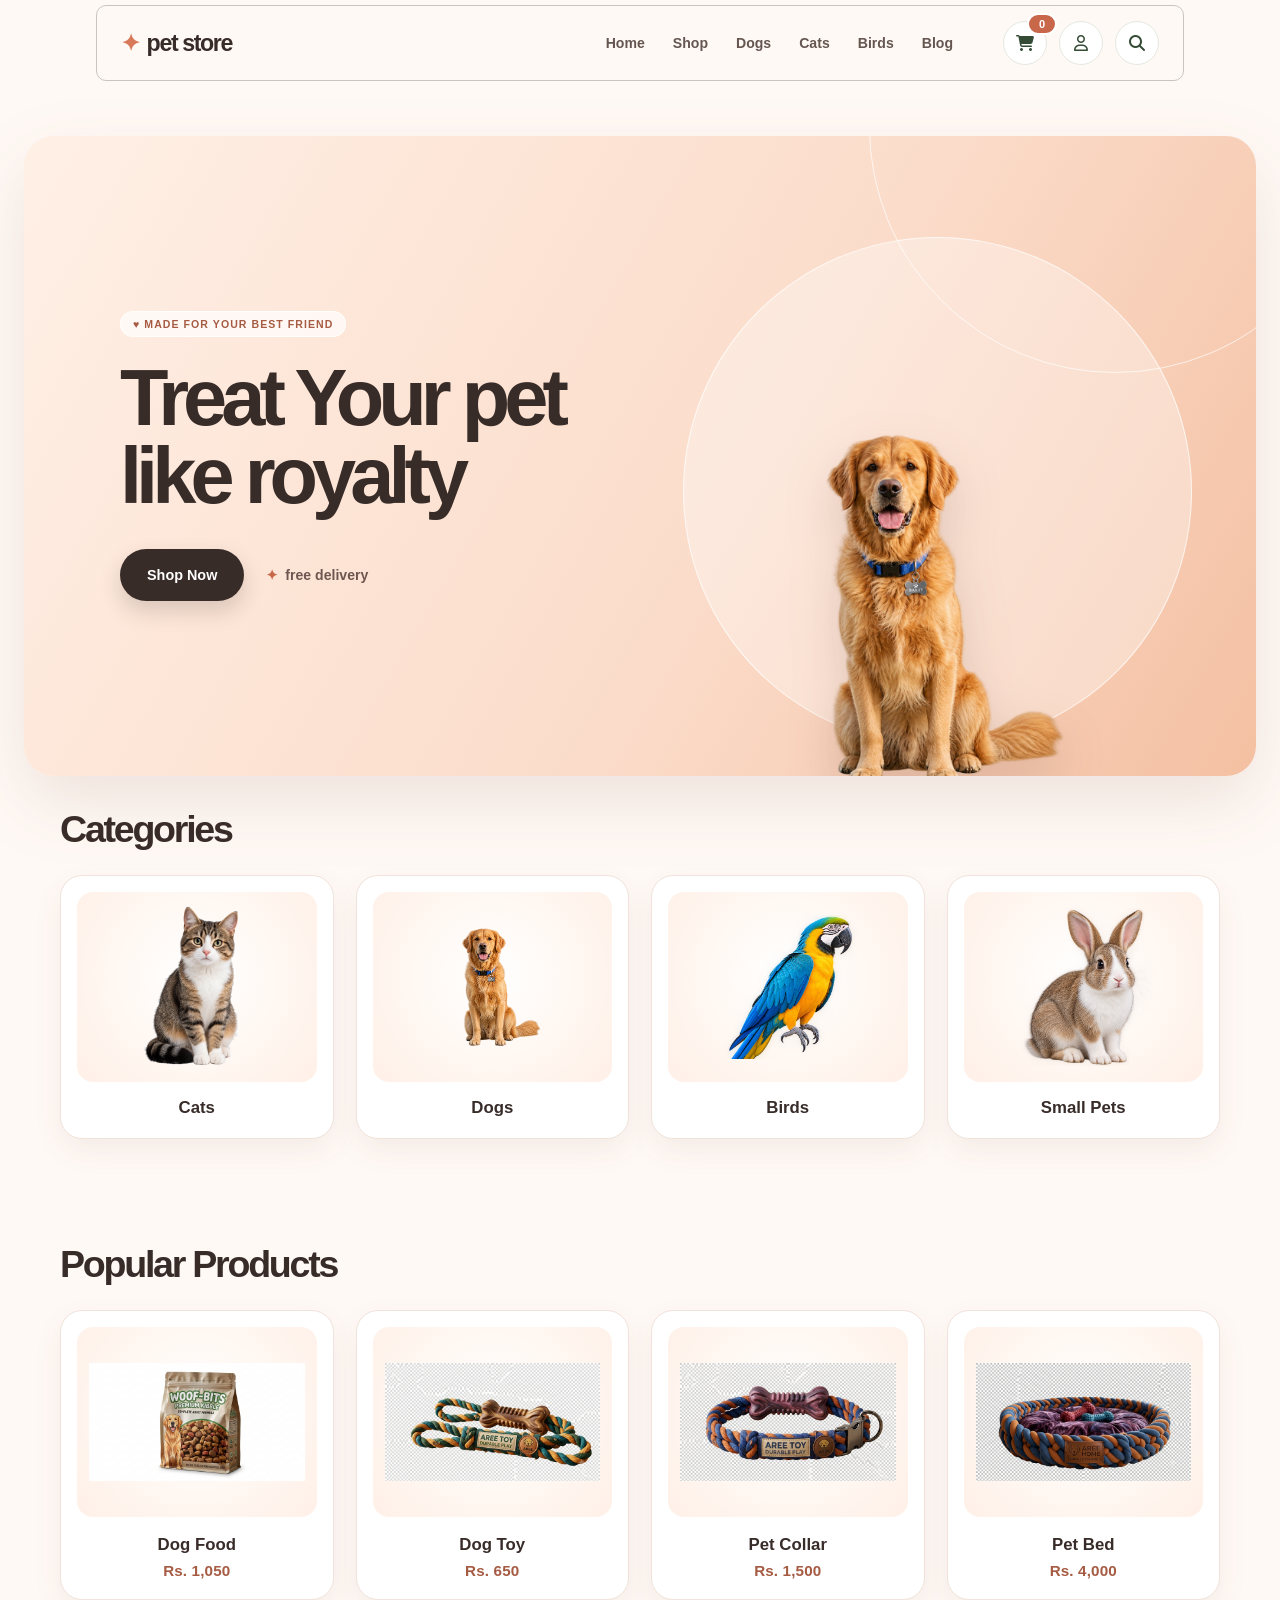
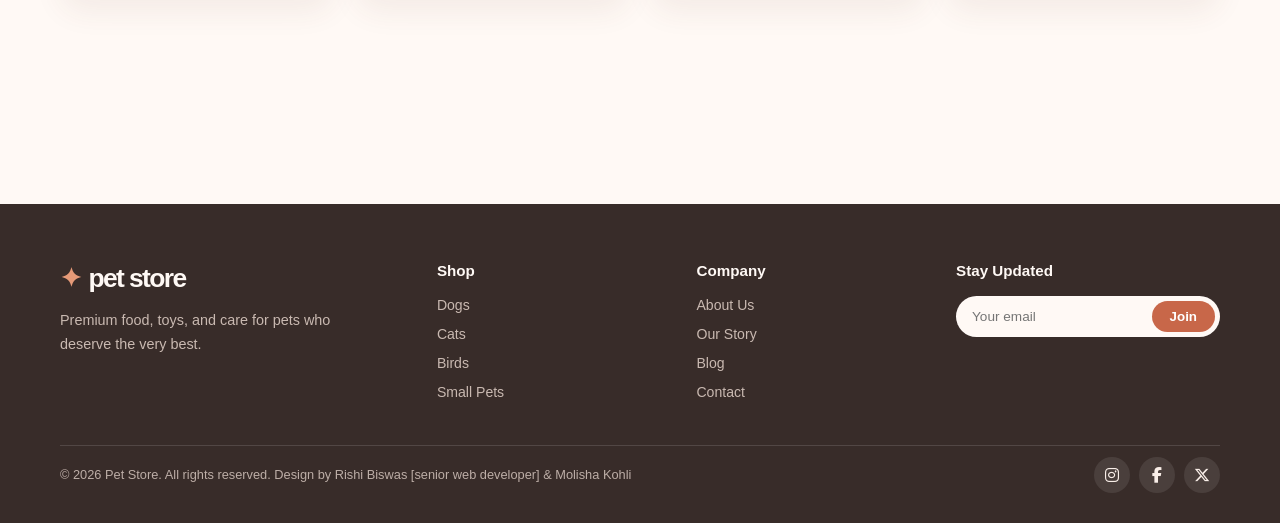
<file: index.html>
<!DOCTYPE html>
<html lang="en">

<head>
    <meta charset="UTF-8">
    <meta name="viewport" content="width=device-width, initial-scale=1.0">
    <title>Pet Store | Everything Your Pet Needs</title>
    <link rel="icon" type="image/svg+xml" href="assets/favicon.svg">
    <link rel="stylesheet" href="css/style.css">
    <link rel="stylesheet" href="https://cdnjs.cloudflare.com/ajax/libs/font-awesome/6.7.2/css/all.min.css"
        crossorigin="anonymous" referrerpolicy="no-referrer">
    <script src="js/navigation.js" defer></script>
</head>

<body>
    <nav>
        <div class="nav-container">
            <div class="nav-logo">
                <a href="#" id="home">
                    <h2>pet store</h2>
                </a>
            </div>
            <button class="nav-toggle" type="button" aria-label="Open navigation menu" aria-expanded="false"
                aria-controls="site-navigation">
                <span></span>
                <span></span>
                <span></span>
            </button>
            <div class="nav-components" id="site-navigation">
                <div class="nav-link" aria-label="Main navigation">
                    <a href="#home">Home</a>
                    <a href="#">Shop</a>
                    <a href="#">Dogs</a>
                    <a href="#">Cats</a>
                    <a href="#">Birds</a>
                    <a href="#">Blog</a>
                </div>
                <div class="nav-social-icon">
                    <div class="fa-cart">
                        <a href="#">
                            <i class="fa-solid fa-cart-shopping"></i>
                        </a>
                    </div>
                    <div class="fa-profile">
                        <a href="form/signup-form.html" aria-label="Account">
                            <i class="fa-regular fa-user"></i>
                        </a>
                    </div>
                    <div class="fa-search">
                        <a href="#">
                            <i class="fa-solid fa-magnifying-glass"></i>
                        </a>
                    </div>
                </div>
            </div>
        </div>
    </nav>
    <main>
        <div class="main-container">
            <div class="main-content">
                <div class="main-content-heading">
                    <h1>Treat Your pet like royalty</h1>
                </div>
                <div class="main-content-btn">
                    <button>Shop Now</button>
                    <a href="#">free delivery</a>
                </div>
            </div>
            <div class="main-container-img">
                <img src="assets/Golden_Retriever_Bailey_Cutout.png" alt="golden-retriever-image">
            </div>
        </div>
        <section>
            <div class="section-category">
                <h3>categories</h3>
            </div>
            <div class="card-container">
                <div class="card">
                    <div class="card-image">
                        <img src="assets/cat_transparent_background.png" alt="cat-image">
                    </div>
                    <a href="#">cats</a>
                </div>
                <div class="card">
                    <div class="card-image">
                        <img src="assets/Golden_Retriever_Bailey_Cutout.png" alt="dog-image">
                    </div>
                    <a href="#">dogs</a>
                </div>
                <div class="card">
                    <div class="card-image">
                        <img src="assets/parrot_transparent_background.png" alt="bird-image">
                    </div>
                    <a href="#">birds</a>
                </div>
                <div class="card">
                    <div class="card-image">
                        <img src="assets/rabbit_transparent_background.png" alt="rabbit-image">
                    </div>
                    <a href="#">small pets</a>
                </div>
            </div>
        </section>
        <section aria-labelledby="popular-products-heading">
            <div class="section-category">
                <h2 id="popular-products-heading">Popular Products</h2>
            </div>
            <div class="card-container" aria-label="Popular pet products">
                <article class="card">
                    <div class="card-image">
                        <img src="assets/dog_food_transparent_background.png" alt="Bag of dog food" loading="lazy">
                    </div>
                    <h3><a href="#">Dog food</a></h3>
                    <p class="product-price">Rs. 1,050</p>
                </article>
                <article class="card">
                    <div class="card-image">
                        <img src="assets/dog_toy.png" alt="Dog toy" loading="lazy">
                    </div>
                    <h3><a href="#">Dog toy</a></h3>
                    <p class="product-price">Rs. 650</p>
                </article>
                <article class="card">
                    <div class="card-image">
                        <img src="assets/pet_collar.png" alt="Pet collar" loading="lazy">
                    </div>
                    <h3><a href="#">Pet collar</a></h3>
                    <p class="product-price">Rs. 1,500</p>
                </article>
                <article class="card">
                    <div class="card-image">
                        <img src="assets/pet_bed.png" alt="Pet bed" loading="lazy">
                    </div>
                    <h3><a href="#">Pet bed</a></h3>
                    <p class="product-price">Rs. 4,000</p>
                </article>
            </div>
        </section>
    </main>
    <footer class="site-footer">
        <div class="footer-container">
            <div class="footer-brand">
                <a href="#" id="footer-home">
                    <h2>pet store</h2>
                </a>
                <p>Premium food, toys, and care for pets who deserve the very best.</p>
            </div>

            <div class="footer-links">
                <h4>Shop</h4>
                <ul>
                    <li><a href="#">Dogs</a></li>
                    <li><a href="#">Cats</a></li>
                    <li><a href="#">Birds</a></li>
                    <li><a href="#">Small Pets</a></li>
                </ul>
            </div>

            <div class="footer-links">
                <h4>Company</h4>
                <ul>
                    <li><a href="#">About Us</a></li>
                    <li><a href="#">Our Story</a></li>
                    <li><a href="#">Blog</a></li>
                    <li><a href="#">Contact</a></li>
                </ul>
            </div>

            <div class="footer-newsletter">
                <h4>Stay Updated</h4>
                <form>
                    <input type="email" placeholder="Your email" aria-label="Email address">
                    <button type="submit">Join</button>
                </form>
            </div>
        </div>

        <div class="footer-bottom">
            <p>© 2026 Pet Store. All rights reserved. Design by Rishi Biswas [senior web developer] & Molisha Kohli</p>
            <div class="footer-social">
                <a href="#" aria-label="Instagram"><i class="fa-brands fa-instagram"></i></a>
                <a href="#" aria-label="Facebook"><i class="fa-brands fa-facebook-f"></i></a>
                <a href="#" aria-label="Twitter"><i class="fa-brands fa-x-twitter"></i></a>
            </div>
        </div>
    </footer>
</body>

</html>
</file>
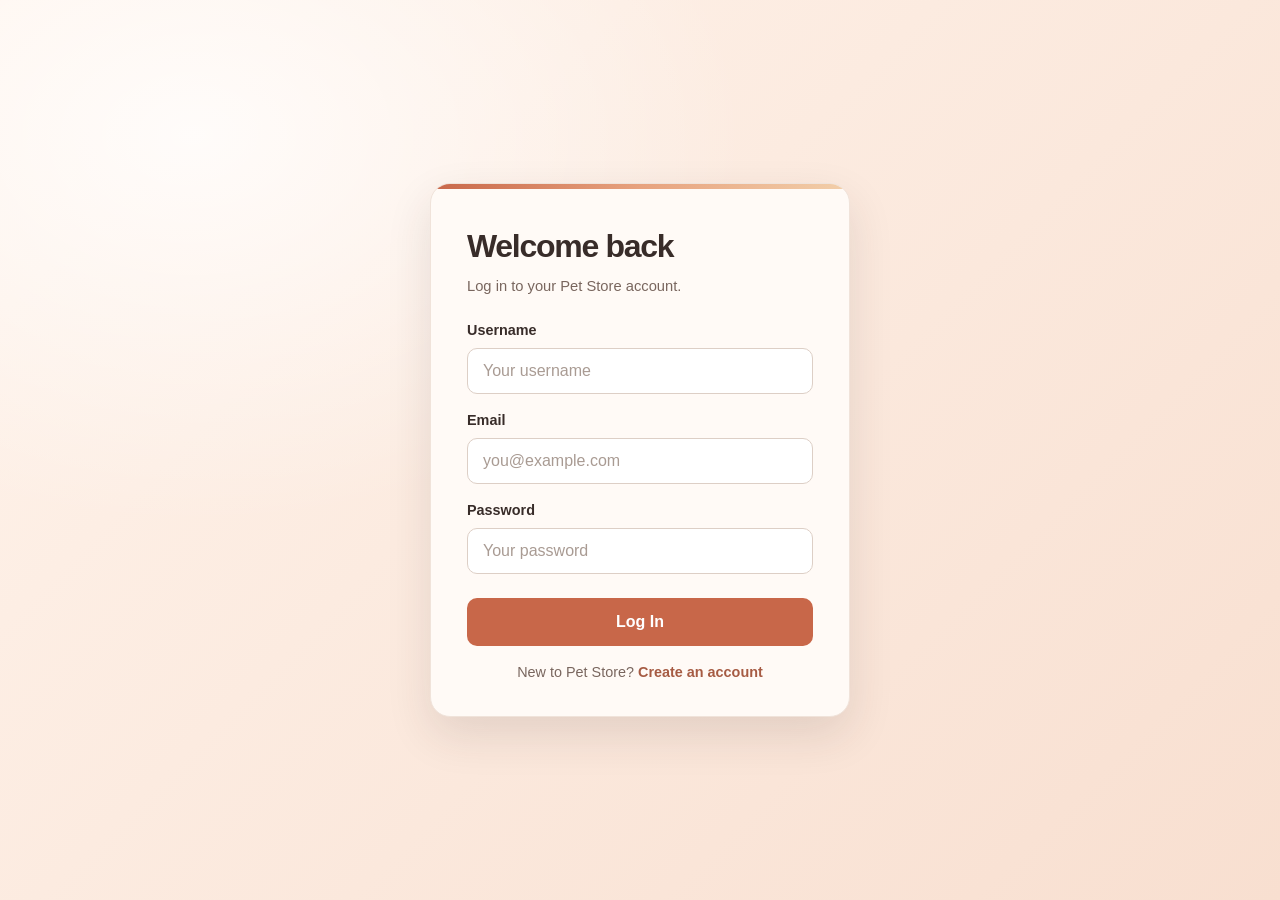
<file: form/login-form.html>
<!DOCTYPE html>
<html lang="en">

<head>
    <meta charset="UTF-8">
    <meta name="viewport" content="width=device-width, initial-scale=1.0">
    <title>Log in | Pet Store</title>
    <link rel="icon" type="image/svg+xml" href="../assets/favicon.svg">
    <link rel="stylesheet" href="../css/signup.css">
</head>
<body>
    <main class="auth-page">
        <form class="auth-form" action="../index.html">
            <h1>Welcome back</h1>
            <p class="auth-intro">Log in to your Pet Store account.</p>
            <label for="username">Username</label>
            <input id="username" name="username" type="text" placeholder="Your username" autocomplete="username" required>
            <label for="email">Email</label>
            <input id="email" name="email" type="email" placeholder="you@example.com" autocomplete="email" required>
            <label for="password">Password</label>
            <input id="password" name="password" type="password" placeholder="Your password" autocomplete="current-password" required>
            <button type="submit">Log in</button>
            <p class="auth-switch">New to Pet Store? <a href="signup-form.html">Create an account</a></p>
        </form>
    </main>
</body>
</html>
</file>
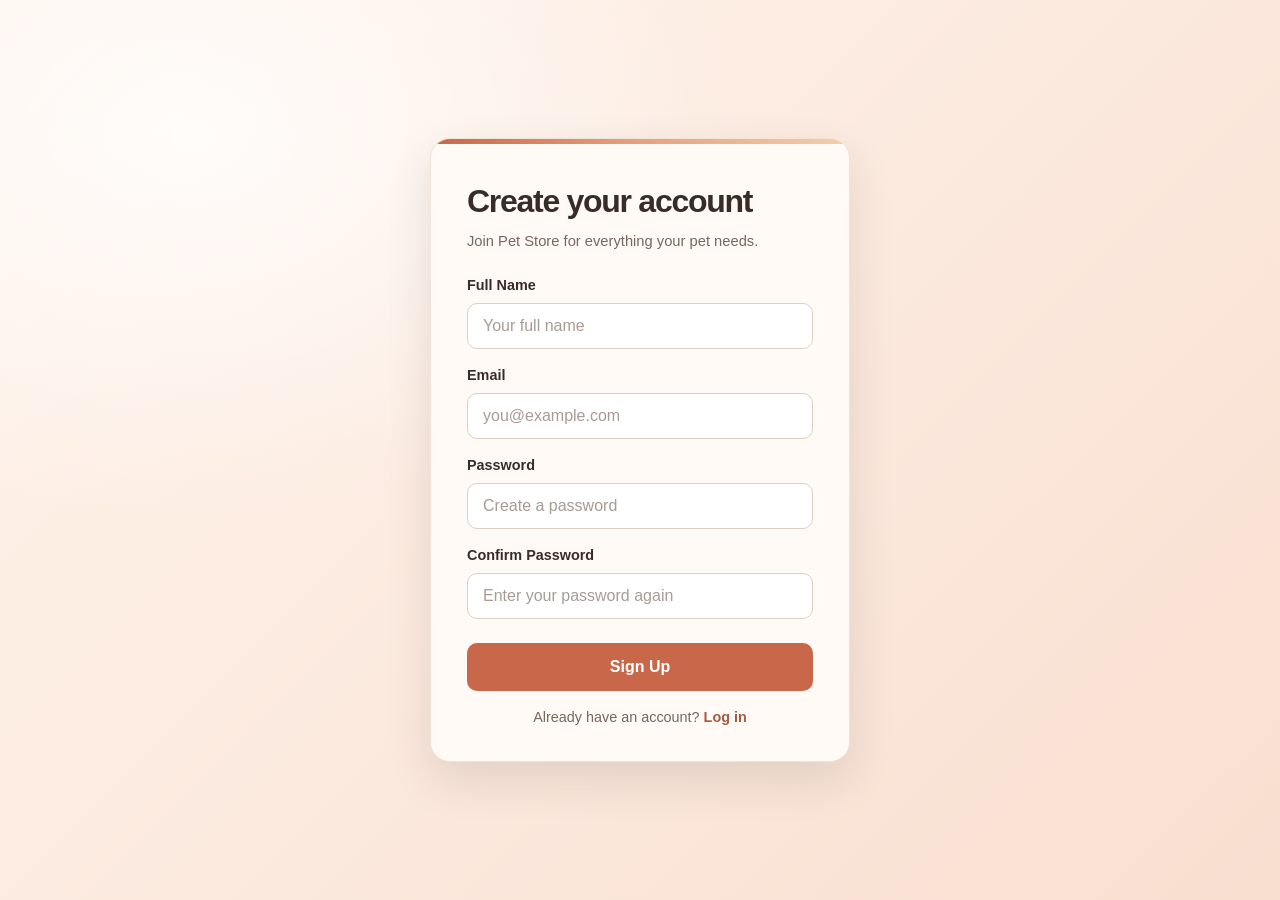
<file: form/signup-form.html>
<!DOCTYPE html>
<html lang="en">
<head>
    <meta charset="UTF-8">
    <meta name="viewport" content="width=device-width, initial-scale=1.0">
    <title>Sign up | Pet Store</title>
    <link rel="icon" type="image/svg+xml" href="../assets/favicon.svg">
    <link rel="stylesheet" href="../css/signup.css">
</head>
<body>
    <main class="auth-page">
        <form class="auth-form" action="../index.html">
            <h1>Create your account</h1>
            <p class="auth-intro">Join Pet Store for everything your pet needs.</p>
            <label for="full-name">Full name</label>
            <input id="full-name" name="name" type="text" placeholder="Your full name" autocomplete="name" required>
            <label for="email">Email</label>
            <input id="email" name="email" type="email" placeholder="you@example.com" autocomplete="email" required>
            <label for="password">Password</label>
            <input id="password" name="password" type="password" placeholder="Create a password" autocomplete="new-password" required>
            <label for="confirm-password">Confirm password</label>
            <input id="confirm-password" name="confirm-password" type="password" placeholder="Enter your password again" autocomplete="new-password" required>
            <button type="submit">Sign up</button>
            <p class="auth-switch">Already have an account? <a href="login-form.html">Log in</a></p>
        </form>
    </main>
</body>
</html>
</file>
<file: css/style.css>
*{
    margin: 0;
    padding: 0;
    font-family:Arial, Helvetica, sans-serif;
    box-sizing: border-box;
}

html{
    scroll-behavior: smooth;
    scrollbar-width: thin;
    scrollbar-color: #d87959 #fff0e8;
}

body{
    padding-top: 76px;
    color: #382c29;
    background: #fff9f5;
}

::selection{
    background-color: #a65b43;
    color: #fbdcca;
}

::-webkit-scrollbar{
    width: 10px;
}

::-webkit-scrollbar-track{
    background: #fff0e8;
}

::-webkit-scrollbar-thumb{
    background: #d87959;
    border: 2px solid #fff0e8;
    border-radius: 999px;
}

::-webkit-scrollbar-thumb:hover{
    background: #a65b43;
}



nav{
    position: fixed;
    top: 5px;
    left: 50%;
    z-index: 10;
    width: 85%;
    height: 76px;
    transform: translateX(-50%);
    background: rgba(255, 249, 245, .94);
    border: 1px solid #cbc3bd;
    backdrop-filter: blur(14px);
    border-radius: 10px;
}

.nav-container{
    position: relative;
    width: min(1160px, calc(100% - 48px));
    height: 100%;
    margin: 0 auto;
    display: flex;
    align-items: center;
    justify-content: space-between;
    gap: 24px;
}

.nav-logo a{ color: #382c29; text-decoration: none; }
.nav-logo h2{ font-size: 1.45rem; font-weight: 800; letter-spacing: -.06em; }
.nav-logo h2::before{ content: "✦"; margin-right: 8px; color: #d87959; }
.nav-components, .nav-link, .nav-social-icon{ display: flex; align-items: center; }
.nav-toggle{ display: none; }
.nav-components{ gap: clamp(18px, 4vw, 50px); }
.nav-link{ gap: clamp(12px, 2.2vw, 28px); }

.nav-link a{
    position: relative;
    padding: 8px 0;
    color: #655650;
    font-size: .88rem;
    font-weight: 600;
    text-decoration: none;
    transition: color .2s ease;
}

.nav-link a::after{
    position: absolute;
    right: 0;
    bottom: 2px;
    left: 0;
    height: 2px;
    content: "";
    background: #d87959;
    transform: scaleX(0);
    transform-origin: left;
    transition: transform .2s ease;
}

.nav-link a:hover{ color: #c86749; }
.nav-link a:hover::after{ transform: scaleX(1); }
.nav-social-icon{
    gap: 0.75rem;
}

.nav-social-icon > div{
    display: grid;
    place-items: center;
}

.nav-social-icon a{
    width: 2.75rem;
    height: 2.75rem;
    display: grid;
    place-items: center;
    border: 1px solid #e3e8df;
    border-radius: 50%;
    background: #fff;
    color: #344b35;
    text-decoration: none;
    transition: transform 180ms ease, background-color 180ms ease,
        color 180ms ease, box-shadow 180ms ease;
}

.nav-social-icon a:hover{
    transform: translateY(-2px);
    background: #344b35;
    color: #fff;
    box-shadow: 0 5px 14px rgb(52 75 53 / 20%);
}

.nav-social-icon a:focus-visible{
    outline: 3px solid #d6a84f;
    outline-offset: 3px;
}

@media (max-width: 480px){
    .nav-social-icon{ gap: 0.4rem; }
    .nav-social-icon a{ width: 2.35rem; height: 2.35rem; }
}

@media (prefers-reduced-motion: reduce){
    .nav-social-icon a{ transition: none; }
}

main{
    min-height: calc(100vh - 76px);
    padding: clamp(22px, 5vw, 60px) 24px;
    display: grid;
    place-items: center;
    overflow: hidden;
}

.main-container{
    position: relative;
    isolation: isolate;
    width: min(1310px, 100%);
    min-height: min(640px, calc(100vh - 140px));
    padding: clamp(40px, 8vw, 96px);
    display: flex;
    align-items: center;
    overflow: hidden;
    background: linear-gradient(120deg, #fff0e6 0%, #fbdcca 58%, #f4c0a2 100%);
    border-radius: 30px;
    box-shadow: 0 26px 70px rgba(121, 74, 54, .13);
}

.main-container::before{
    position: absolute;
    z-index: -1;
    top: -255px;
    right: -105px;
    width: 490px;
    aspect-ratio: 1;
    content: "";
    border: 1px solid rgba(255,255,255,.7);
    border-radius: 50%;
}

.main-content{ position: relative; z-index: 1; width: min(500px, 58%); }

.main-content::before{
    display: block;
    width: fit-content;
    margin-bottom: 22px;
    padding: 6px 12px;
    color: #a65b43;
    background: rgba(255,255,255,.68);
    border: 1px solid rgba(255,255,255,.8);
    border-radius: 30px;
    content: "♥  MADE FOR YOUR BEST FRIEND";
    font-size: .66rem;
    font-weight: 800;
    letter-spacing: .1em;
}

.main-content-heading h1{
    max-width: 520px;
    color: #382c29;
    font-size: clamp(3rem, 6.2vw, 5.6rem);
    font-weight: 800;
    letter-spacing: -.075em;
    line-height: .98;
    text-wrap: balance;
}

.main-content-btn{ margin-top: 34px; display: flex; align-items: center; flex-wrap: wrap; gap: 22px; }

.main-content-btn button{
    min-height: 52px;
    padding: 0 27px;
    color: #fff;
    background: #382c29;
    border: 0;
    border-radius: 999px;
    box-shadow: 0 10px 22px rgba(56,44,41,.18);
    font-size: .9rem;
    font-weight: 700;
    cursor: pointer;
    transition: .2s ease;
}

.main-content-btn button:hover{ background: #c86749; transform: translateY(-3px); }
.main-content-btn a{ color: #6e5750; font-size: .88rem; font-weight: 700; text-decoration: none; }
.main-content-btn a::before{ content: "✦"; margin-right: 7px; color: #c86749; }

.main-container-img{
    position: absolute;
    right: 1%;
    bottom: -2%;
    width: min(56%, 650px);
    height: 96%;
    display: flex;
    align-items: flex-end;
    justify-content: center;
}

.main-container-img::before{
    position: absolute;
    right: 8%;
    bottom: 7%;
    z-index: -1;
    width: 78%;
    aspect-ratio: 1;
    content: "";
    background: rgba(255,255,255,.35);
    border: 1px solid rgba(255,255,255,.7);
    border-radius: 50%;
}

.main-container-img img{
    width: 100%;
    height: 100%;
    object-fit: contain;
    object-position: center bottom;
    filter: drop-shadow(0 22px 24px rgba(93,55,40,.17));
}

@media (max-width: 850px){
    .nav-container{ width: calc(100% - 32px); }
    .nav-components{ gap: 14px; }
    .nav-link{ gap: 11px; }
    .nav-link a{ font-size: .78rem; }
    .main-container{ min-height: 570px; padding: 48px; }
    .main-content{ width: 60%; }
    .main-container-img{ right: -8%; width: 60%; }
}

@media (max-width: 620px){
    body{ padding-top: 66px; }
    nav{ height: 66px; }
    .nav-container{ width: calc(100% - 28px); gap: 8px; }
    .nav-logo h2{ font-size: 1.18rem; }
    .nav-components{ gap: 8px; }
    .nav-link{ gap: 9px; }
    .nav-link a{ font-size: .7rem; }
    main{ min-height: calc(100vh - 66px); padding: 14px 12px; }
    .main-container{ min-height: 670px; padding: 36px 25px; align-items: flex-start; border-radius: 24px; }
    .main-content{ width: 100%; }
    .main-content::before{ margin-bottom: 18px; font-size: .56rem; }
    .main-content-heading h1{ max-width: 390px; font-size: clamp(2.9rem, 12vw, 4.2rem); }
    .main-content-btn{ margin-top: 24px; gap: 16px; }
    .main-content-btn button{ min-height: 47px; padding: 0 22px; }
    .main-container-img{ right: -5%; bottom: -2%; width: 100%; height: 57%; }
}

@media (max-width: 390px){
    .main-container{ min-height: 640px; padding: 34px 22px; }
}

@media (max-width: 960px){
    nav{ width: calc(100% - 24px); }
    .nav-container{ width: calc(100% - 28px); }
    .nav-toggle{
        width: 42px;
        height: 42px;
        padding: 10px;
        display: flex;
        flex-direction: column;
        align-items: center;
        justify-content: center;
        gap: 5px;
        background: #fff;
        border: 1px solid #e3e8df;
        border-radius: 50%;
        color: #344b35;
        cursor: pointer;
    }
    .nav-toggle span{
        width: 18px;
        height: 2px;
        background: currentColor;
        border-radius: 2px;
        transition: transform .2s ease, opacity .2s ease;
    }
    .nav-toggle[aria-expanded="true"] span:first-child{ transform: translateY(7px) rotate(45deg); }
    .nav-toggle[aria-expanded="true"] span:nth-child(2){ opacity: 0; }
    .nav-toggle[aria-expanded="true"] span:last-child{ transform: translateY(-7px) rotate(-45deg); }
    .nav-toggle:focus-visible{
        outline: 3px solid #d6a84f;
        outline-offset: 3px;
    }
    .nav-components{
        position: absolute;
        top: calc(100% + 10px);
        right: 0;
        left: 0;
        max-height: calc(100dvh - 100px);
        padding: 16px;
        display: flex;
        align-items: stretch;
        flex-direction: column;
        gap: 14px;
        overflow-y: auto;
        background: rgba(255, 249, 245, .98);
        border: 1px solid #e3d7cf;
        border-radius: 16px;
        box-shadow: 0 16px 36px rgba(56, 44, 41, .14);
    }
    .nav-link{ align-items: stretch; flex-direction: column; gap: 2px; }
    .nav-link a{ padding: 10px 8px; font-size: .9rem; }
    .nav-link a::after{ right: auto; bottom: 4px; left: 8px; width: 36px; }
    .nav-social-icon{ justify-content: flex-end; gap: .6rem; }
    .js-enabled .nav-components{ display: none; }
    .js-enabled .nav-components.is-open{ display: flex; }
}

@media (prefers-reduced-motion: reduce){
    *, *::before, *::after{ scroll-behavior: auto !important; transition-duration: .01ms !important; animation-duration: .01ms !important; }
}

section:has(> .card-container){
    width: min(1160px, calc(100% - 48px));
    margin: 32px auto 72px;
}

.section-category{ margin-bottom: 24px; }

.section-category h2{
    color: #382c29;
    font-size: clamp(1.7rem, 3vw, 2.35rem);
    font-weight: 800;
    letter-spacing: -.06em;
    text-transform: capitalize;
}

.card-container{
    display: grid;
    grid-template-columns: repeat(4, minmax(0, 1fr));
    gap: 22px;
}

.card{
    min-width: 0;
    padding: 16px 16px 20px;
    overflow: hidden;
    text-align: center;
    background: #fff;
    border: 1px solid #f0e3db;
    border-radius: 22px;
    box-shadow: 0 12px 30px rgba(93, 55, 40, .07);
    transition: transform .22s ease, box-shadow .22s ease, border-color .22s ease;
}

.card:hover{
    transform: translateY(-6px);
    border-color: #edc4b1;
    box-shadow: 0 18px 36px rgba(93, 55, 40, .13);
}

.card-image{
    height: 190px;
    display: grid;
    place-items: center;
    overflow: hidden;
    background: radial-gradient(circle at 50% 45%, #fff 0, #fff8f3 48%, #fff0e7 100%);
    border-radius: 16px;
}

.card-image img{
    width: 100%;
    height: 100%;
    padding: 12px;
    object-fit: contain;
    transition: transform .25s ease;
}

.card:hover .card-image img{ transform: scale(1.06); }

.card h3{ margin-top: 16px; }

.card h3 a{
    display: inline-block;
    color: #382c29;
    font-size: 1.05rem;
    font-weight: 750;
    text-decoration: none;
    text-transform: capitalize;
    transition: color .2s ease;
}

.card h3 a:hover{ color: #c86749; }
.card h3 a:focus-visible{ outline: 2px solid #c86749; outline-offset: 4px; border-radius: 3px; }

.product-price{
    margin-top: 7px;
    color: #a65b43;
    font-size: .95rem;
    font-weight: 800;
    letter-spacing: .01em;
}

@media (max-width: 850px){
    .card-container{ grid-template-columns: repeat(2, minmax(0, 1fr)); gap: 16px; }
    .card-image{ height: 175px; }
}

@media (max-width: 620px){
    section:has(> .card-container){ width: calc(100% - 28px); margin: 28px auto 48px; }
    .section-category{ margin-bottom: 18px; }
    .card{ padding: 12px 12px 16px; border-radius: 18px; }
    .card-image{ height: 145px; border-radius: 13px; }
    .card h3{ margin-top: 12px; }
    .card h3 a{ font-size: .95rem; }
    .product-price{ font-size: .88rem; }
}

.site-footer{
    margin-top: 72px;
    padding: 58px max(24px, calc((100% - 1160px) / 2)) 20px;
    color: #f9eee8;
    background: #382c29;
}

.footer-container{
    display: grid;
    grid-template-columns: 1.6fr 1fr 1fr 1.35fr;
    gap: clamp(24px, 5vw, 64px);
    padding-bottom: 44px;
}

.footer-brand a{ color: #fff9f5; text-decoration: none; }
.footer-brand h2{ font-size: 1.65rem; font-weight: 800; letter-spacing: -.06em; }
.footer-brand h2::before{ content: "✦"; margin-right: 8px; color: #e69a78; }
.footer-brand p{ max-width: 300px; margin-top: 14px; color: #c9b9b1; font-size: .9rem; line-height: 1.7; }

.footer-links h4,
.footer-newsletter h4{
    margin-bottom: 17px;
    color: #fff9f5;
    font-size: .95rem;
    font-weight: 750;
}

.footer-links ul{ display: grid; gap: 11px; list-style: none; }
.footer-links a{ color: #c9b9b1; font-size: .88rem; text-decoration: none; transition: color .2s ease; }
.footer-links a:hover{ color: #e69a78; }

.footer-newsletter form{
    display: flex;
    overflow: hidden;
    background: #fff9f5;
    border: 1px solid rgba(255,255,255,.18);
    border-radius: 999px;
}

.footer-newsletter input{
    width: 100%;
    min-width: 0;
    padding: 12px 15px;
    color: #382c29;
    background: transparent;
    border: 0;
    outline: 0;
    font-size: .85rem;
}

.footer-newsletter input:focus-visible{ box-shadow: inset 0 0 0 2px #d87959; }
.footer-newsletter button{ margin: 4px; padding: 0 18px; color: #fff; background: #c86749; border: 0; border-radius: 999px; font-weight: 700; cursor: pointer; transition: background .2s ease; }
.footer-newsletter button:hover{ background: #a95339; }

.footer-bottom{
    min-height: 58px;
    display: flex;
    align-items: center;
    justify-content: space-between;
    gap: 20px;
    border-top: 1px solid rgba(255,255,255,.13);
}

.footer-bottom p{ color: #bdaea7; font-size: .8rem; }
.footer-social{ display: flex; gap: 9px; }
.footer-social a{ width: 36px; height: 36px; display: grid; place-items: center; color: #f9eee8; background: rgba(255,255,255,.09); border-radius: 50%; text-decoration: none; transition: color .2s ease, background .2s ease, transform .2s ease; }
.footer-social a:hover{ color: #382c29; background: #e69a78; transform: translateY(-2px); }

@media (max-width: 850px){
    .site-footer{ padding-right: 28px; padding-left: 28px; }
    .footer-container{ grid-template-columns: repeat(2, minmax(0, 1fr)); gap: 34px; }
}

@media (max-width: 620px){
    .site-footer{ margin-top: 48px; padding: 42px 20px 16px; }
    .footer-container{ grid-template-columns: repeat(2, minmax(0, 1fr)); gap: 30px 22px; padding-bottom: 32px; }
    .footer-brand{ grid-column: 1 / -1; }
    .footer-newsletter{ grid-column: 1 / -1; }
    .footer-bottom{ align-items: flex-start; flex-direction: column; justify-content: center; padding: 18px 0; }
}

/* Category cards use a heading and link directly inside each card. */
.section-category h3{
    color: #382c29;
    font-size: clamp(1.7rem, 3vw, 2.35rem);
    font-weight: 800;
    letter-spacing: -.06em;
    text-transform: capitalize;
}

.card > a{
    display: inline-block;
    margin-top: 16px;
    color: #382c29;
    font-size: 1.05rem;
    font-weight: 750;
    text-decoration: none;
    text-transform: capitalize;
    transition: color .2s ease;
}

.card > a:hover{ color: #c86749; }
.card > a:focus-visible{ outline: 2px solid #c86749; outline-offset: 4px; border-radius: 3px; }

@media (max-width: 620px){
    .card > a{ margin-top: 12px; font-size: .95rem; }
}

.fa-cart a{
    position: relative;
    display: inline-flex;
    align-items: center;
    justify-content: center;
}

.fa-cart a::after{
    content: "0";
    position: absolute;
    top: -9px;
    right: -11px;
    display: grid;
    min-width: 18px;
    height: 18px;
    padding: 0 4px;
    place-items: center;
    border: 2px solid #fff;
    border-radius: 999px;
    background: #c86749;
    color: #fff;
    font-size: 11px;
    font-weight: 700;
    line-height: 1;
}
</file>
<file: css/signup.css>
*{
    box-sizing: border-box;
}

body{
    min-height: 100vh;
    margin: 0;
}

.auth-page{
    min-height: 100vh;
    margin: 0;
    display: grid;
    place-items: center;
    padding: 24px;
    color: #382c29;
    background:
        radial-gradient(ellipse at 15% 15%, rgba(255, 255, 255, .78), transparent 36%),
        linear-gradient(135deg, #fff4ec, #f8dfd0);
    font-family: Arial, Helvetica, sans-serif;
}

.auth-form{
    position: relative;
    width: min(100%, 420px);
    margin: 0 auto;
    padding: 36px;
    display: flex;
    flex-direction: column;
    gap: 10px;
    overflow: hidden;
    background: #fffaf6;
    border: 1px solid #f0e3da;
    border-radius: 20px;
    box-shadow: 0 18px 45px rgba(56, 44, 41, .12);
}

.auth-form::before{
    position: absolute;
    top: 0;
    right: 0;
    left: 0;
    height: 5px;
    content: "";
    background: linear-gradient(90deg, #c86749, #e7a27e, #f2cfaa);
}

.auth-form h1{
    margin: 8px 0 0;
    color: #382c29;
    font-size: clamp(1.7rem, 6vw, 2rem);
    letter-spacing: -.04em;
}

.auth-intro{
    margin: 0 0 6px;
    color: #79665e;
    font-size: .92rem;
    line-height: 1.5;
}

.auth-form label{
    margin-top: 8px;
    color: #382c29;
    font-size: .9rem;
    font-weight: 700;
    text-transform: capitalize;
}

.auth-form input{
    box-sizing: border-box;
    width: 100%;
    min-height: 46px;
    padding: 13px 15px;
    color: #382c29;
    font: inherit;
    background: #fff;
    border: 1px solid #ddcfc6;
    border-radius: 10px;
    outline: none;
    transition: border-color .2s ease, box-shadow .2s ease, background-color .2s ease;
}

.auth-form input:hover{ border-color: #c9a99a; }
.auth-form input::placeholder{ color: #a99b93; }
.auth-form input:focus-visible{ border-color: #c86749; box-shadow: 0 0 0 3px rgba(200, 103, 73, .16); }

.auth-form button{
    margin-top: 14px;
    min-height: 48px;
    padding: 13px 18px;
    color: #fff;
    font: inherit;
    font-weight: 700;
    text-transform: capitalize;
    background: #c86749;
    border: 0;
    border-radius: 10px;
    cursor: pointer;
    transition: background .2s ease, transform .2s ease;
}

.auth-form button:hover{ background: #ad5238; box-shadow: 0 8px 18px rgba(173, 82, 56, .2); transform: translateY(-1px); }
.auth-form button:active{ transform: translateY(0); }
.auth-form button:focus-visible{ outline: 3px solid rgba(200, 103, 73, .35); outline-offset: 3px; }

.auth-switch{
    margin: 8px 0 0;
    color: #79665e;
    font-size: .9rem;
    text-align: center;
}

.auth-switch a{
    color: #a65b43;
    font-weight: 700;
    text-decoration: none;
    border-radius: 6px;
    transition: color .2s ease, background-color .2s ease;
}

.auth-switch a:hover{ color: #853f2d; background: #f9ece4; }
.auth-switch a:focus-visible{ outline: 2px solid #c86749; outline-offset: 2px; }

@media (max-width: 480px){
    .auth-page{ padding: 18px; }
    .auth-form{ padding: 28px 22px; }
}
</file>
